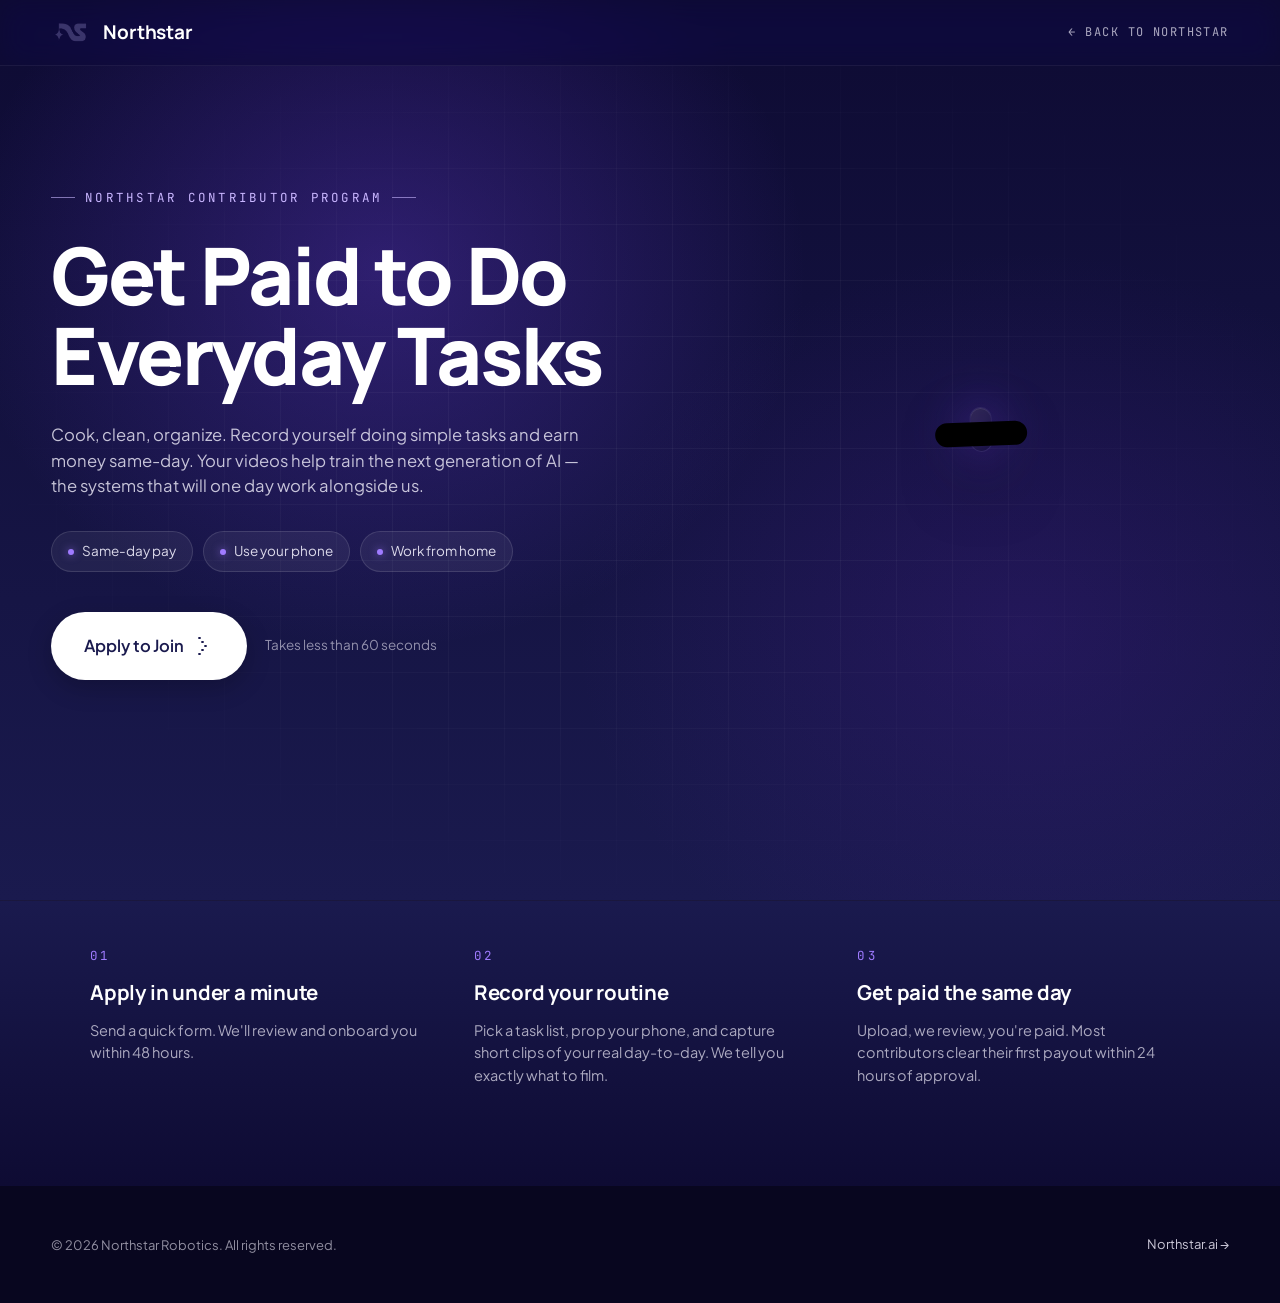
<file: earn/index.html>
<!DOCTYPE html>
<html lang="en">
<head>
  <meta charset="UTF-8" />
  <meta name="viewport" content="width=device-width, initial-scale=1.0" />
  <title>Earn with Northstar — Get Paid to Do Everyday Tasks</title>
  <meta name="description" content="Cook, clean, organize. Record yourself doing everyday tasks and earn money same-day. Your videos help train the next generation of AI." />
  <link rel="icon" type="image/png" href="../assets/logo.png" />
  <link rel="preconnect" href="https://fonts.googleapis.com" />
  <link rel="preconnect" href="https://fonts.gstatic.com" crossorigin />
  <link href="https://fonts.googleapis.com/css2?family=Manrope:wght@400;500;600;700;800&family=Plus+Jakarta+Sans:wght@300;400;500;600;700&family=JetBrains+Mono:wght@400;500&display=swap" rel="stylesheet" />
  <link rel="stylesheet" href="../styles.css" />

  <!-- Earn page — dark theme, scoped to this file -->
  <style>
    body {
      background: #0E0B33;
      color: #ECE9F7;
    }

    /* nav */
    .earn-nav {
      position: fixed;
      inset: 0 0 auto 0;
      z-index: 100;
      padding: 18px 0;
      background: rgba(14, 11, 51, 0.6);
      backdrop-filter: saturate(160%) blur(14px);
      -webkit-backdrop-filter: saturate(160%) blur(14px);
      border-bottom: 1px solid rgba(255, 255, 255, 0.06);
    }
    .earn-nav-inner {
      max-width: 1320px;
      margin: 0 auto;
      padding: 0 clamp(20px, 4vw, 56px);
      display: flex;
      align-items: center;
      justify-content: space-between;
      gap: 24px;
    }
    .earn-nav .nav-logo-text { color: #fff; }
    .earn-nav-back {
      font-family: var(--font-mono);
      font-size: 12px;
      letter-spacing: 0.12em;
      text-transform: uppercase;
      color: rgba(236, 233, 247, 0.7);
      transition: color 0.2s var(--ease-out);
    }
    .earn-nav-back:hover { color: #fff; }

    /* hero */
    .earn-hero {
      min-height: 100vh;
      padding: clamp(120px, 16vw, 180px) clamp(20px, 4vw, 56px) clamp(32px, 4vw, 60px);
      position: relative;
      overflow: hidden;
      background:
        radial-gradient(55% 70% at 30% 30%, rgba(109, 63, 224, 0.32), transparent 60%),
        radial-gradient(50% 60% at 80% 70%, rgba(74, 29, 150, 0.25), transparent 70%),
        linear-gradient(180deg, #0E0B33 0%, #1A1A4E 100%);
    }
    .earn-hero-grid {
      position: absolute;
      inset: 0;
      background-image:
        linear-gradient(rgba(255, 255, 255, 0.04) 1px, transparent 1px),
        linear-gradient(90deg, rgba(255, 255, 255, 0.04) 1px, transparent 1px);
      background-size: 56px 56px;
      mask-image: radial-gradient(ellipse at center, #000 30%, transparent 75%);
      -webkit-mask-image: radial-gradient(ellipse at center, #000 30%, transparent 75%);
      pointer-events: none;
    }
    .earn-hero-inner {
      position: relative;
      z-index: 1;
      max-width: 1320px;
      margin: 0 auto;
      display: grid;
      grid-template-columns: 1.1fr 0.9fr;
      gap: clamp(40px, 6vw, 88px);
      align-items: center;
    }

    /* copy column */
    .earn-eyebrow {
      font-family: var(--font-mono);
      font-size: 12.5px;
      letter-spacing: 0.18em;
      text-transform: uppercase;
      color: #C9B6FF;
      margin: 0 0 28px;
      display: inline-flex;
      align-items: center;
      gap: 10px;
    }
    .earn-eyebrow::before,
    .earn-eyebrow::after {
      content: "";
      width: 24px; height: 1px;
      background: rgba(201, 182, 255, 0.6);
    }
    .earn-title {
      font-family: var(--font-display);
      font-size: clamp(40px, 6.2vw, 84px);
      line-height: 1;
      font-weight: 800;
      letter-spacing: -0.03em;
      color: #fff;
      margin: 0 0 28px;
      text-wrap: balance;
    }
    .earn-pitch {
      font-size: clamp(16px, 1.3vw, 19px);
      line-height: 1.55;
      color: rgba(236, 233, 247, 0.82);
      max-width: 540px;
      margin: 0 0 32px;
    }
    .earn-pills {
      display: flex;
      flex-wrap: wrap;
      gap: 10px;
      margin: 0 0 40px;
    }
    .earn-pill {
      display: inline-flex;
      align-items: center;
      gap: 8px;
      padding: 9px 16px;
      border-radius: 999px;
      background: rgba(255, 255, 255, 0.06);
      border: 1px solid rgba(255, 255, 255, 0.12);
      font-size: 13.5px;
      color: rgba(236, 233, 247, 0.92);
    }
    .earn-pill-dot {
      width: 6px; height: 6px;
      border-radius: 50%;
      background: #9F7BFF;
      box-shadow: 0 0 8px rgba(159, 123, 255, 0.7);
    }
    .earn-cta-row {
      display: flex;
      align-items: center;
      gap: 18px;
      flex-wrap: wrap;
    }
    .earn-cta-note {
      font-size: 13.5px;
      color: rgba(236, 233, 247, 0.58);
    }

    /* phone mockup column */
    .earn-phone-wrap {
      display: flex;
      justify-content: center;
      align-items: center;
    }
    .earn-phone-link {
      display: block;
      text-decoration: none;
      color: inherit;
      transition: transform 0.35s var(--ease-out), filter 0.35s var(--ease-out);
    }
    .earn-phone-link:hover { transform: translateY(-4px); filter: brightness(1.06); }
    .earn-phone-link:focus-visible {
      outline: 2px solid #C9B6FF;
      outline-offset: 18px;
      border-radius: 44px;
    }
    .earn-phone {
      position: relative;
      width: 100%;
      max-width: 300px;
      aspect-ratio: 9 / 19.5;
      border-radius: 38px;
      background: linear-gradient(135deg, #2A2547 0%, #0E0B33 100%);
      box-shadow:
        0 30px 64px rgba(0, 0, 0, 0.55),
        0 0 0 1px rgba(255, 255, 255, 0.08),
        inset 0 1px 0 rgba(255, 255, 255, 0.1);
      padding: 10px;
      transform: rotate(-2deg);
    }
    .earn-phone-notch {
      position: absolute;
      top: 14px; left: 50%;
      transform: translateX(-50%);
      width: 92px; height: 24px;
      background: #000;
      border-radius: 14px;
      z-index: 2;
    }
    .earn-phone-screen {
      position: relative;
      width: 100%; height: 100%;
      border-radius: 30px;
      overflow: hidden;
      background: #000;
    }
    .earn-phone-video {
      width: 100%; height: 100%;
      object-fit: cover;
      display: block;
      border-radius: inherit;
      opacity: 0;
      transition: opacity 0.6s ease;
    }
    .earn-phone-video[data-loaded="true"] { opacity: 1; }
    .earn-phone-ig-tag {
      position: absolute;
      top: 18px; left: 18px;
      z-index: 3;
      display: inline-flex;
      align-items: center;
      gap: 6px;
      padding: 5px 10px;
      border-radius: 999px;
      background: rgba(0, 0, 0, 0.42);
      backdrop-filter: blur(8px);
      -webkit-backdrop-filter: blur(8px);
      font-family: var(--font-mono);
      font-size: 10px;
      letter-spacing: 0.12em;
      text-transform: uppercase;
      color: #fff;
    }
    .earn-phone-ig-tag svg { display: block; }
    .earn-phone-handle {
      position: absolute;
      bottom: 26px; left: 20px;
      font-size: 13.5px;
      font-weight: 600;
      color: rgba(255, 255, 255, 0.95);
      z-index: 3;
      text-shadow: 0 1px 6px rgba(0, 0, 0, 0.6);
    }
    .earn-phone-caption {
      position: absolute;
      bottom: 8px; left: 20px; right: 60px;
      font-size: 12px;
      color: rgba(255, 255, 255, 0.85);
      z-index: 3;
      text-shadow: 0 1px 6px rgba(0, 0, 0, 0.7);
    }
    .earn-phone-actions {
      position: absolute;
      right: 14px;
      bottom: 18px;
      z-index: 3;
      display: flex;
      flex-direction: column;
      align-items: center;
      gap: 14px;
    }
    .earn-phone-action {
      width: 32px; height: 32px;
      border-radius: 50%;
      background: rgba(0, 0, 0, 0.35);
      backdrop-filter: blur(6px);
      -webkit-backdrop-filter: blur(6px);
      display: flex;
      align-items: center;
      justify-content: center;
      color: #fff;
    }
    .earn-phone-action svg { display: block; }
    .earn-phone-glow {
      position: absolute;
      inset: -40px;
      background: radial-gradient(closest-side, rgba(109, 63, 224, 0.35), transparent 70%);
      filter: blur(20px);
      z-index: -1;
      pointer-events: none;
    }

    /* secondary band */
    .earn-band {
      padding: clamp(28px, 3.5vw, 48px) clamp(20px, 4vw, 56px) clamp(60px, 8vw, 100px);
      background: linear-gradient(180deg, #1A1A4E 0%, #0E0B33 100%);
      border-top: 1px solid rgba(255, 255, 255, 0.05);
    }
    .earn-band-inner {
      max-width: 1100px;
      margin: 0 auto;
      display: grid;
      grid-template-columns: repeat(3, 1fr);
      gap: clamp(24px, 4vw, 56px);
    }
    .earn-step-num {
      font-family: var(--font-mono);
      font-size: 12.5px;
      letter-spacing: 0.18em;
      color: #9F7BFF;
      margin: 0 0 12px;
    }
    .earn-step-title {
      font-family: var(--font-display);
      font-size: clamp(18px, 1.6vw, 22px);
      font-weight: 700;
      color: #fff;
      margin: 0 0 10px;
      letter-spacing: -0.01em;
    }
    .earn-step-body {
      font-size: 14.5px;
      color: rgba(236, 233, 247, 0.7);
      line-height: 1.55;
      margin: 0;
    }

    /* footer */
    .earn-footer {
      padding: 48px clamp(20px, 4vw, 56px);
      background: #08061f;
      color: rgba(236, 233, 247, 0.6);
      font-size: 13px;
    }
    .earn-footer-inner {
      max-width: 1320px;
      margin: 0 auto;
      display: flex;
      justify-content: space-between;
      align-items: center;
      gap: 20px;
      flex-wrap: wrap;
    }
    .earn-footer a {
      color: rgba(236, 233, 247, 0.85);
      border-bottom: 1px solid transparent;
      transition: color 0.2s, border-color 0.2s;
    }
    .earn-footer a:hover {
      color: #fff;
      border-bottom-color: rgba(255, 255, 255, 0.4);
    }

    @media (max-width: 880px) {
      .earn-hero-inner { grid-template-columns: 1fr; gap: 56px; }
      .earn-phone { max-width: 260px; transform: none; }
      .earn-band-inner { grid-template-columns: 1fr; gap: 32px; }
    }
  </style>
</head>
<body>

  <nav class="earn-nav" aria-label="Primary">
    <div class="earn-nav-inner">
      <a href="../index.html" class="nav-logo" aria-label="Northstar — home">
        <img src="../assets/logo.png" alt="" class="nav-logo-img" />
        <span class="nav-logo-text">Northstar</span>
      </a>
      <a href="../index.html" class="earn-nav-back">← Back to Northstar</a>
    </div>
  </nav>

  <header class="earn-hero">
    <div class="earn-hero-grid" aria-hidden="true"></div>

    <div class="earn-hero-inner">
      <div class="earn-hero-copy">
        <p class="earn-eyebrow">Northstar Contributor Program</p>
        <h1 class="earn-title">Get Paid to Do<br/>Everyday Tasks</h1>
        <p class="earn-pitch">
          Cook, clean, organize. Record yourself doing simple tasks and earn money same-day. Your videos help train the next generation of AI — the systems that will one day work alongside us.
        </p>
        <div class="earn-pills">
          <span class="earn-pill"><span class="earn-pill-dot"></span>Same-day pay</span>
          <span class="earn-pill"><span class="earn-pill-dot"></span>Use your phone</span>
          <span class="earn-pill"><span class="earn-pill-dot"></span>Work from home</span>
        </div>
        <div class="earn-cta-row">
          <a href="mailto:contributors@northstarrobotics.ai" class="btn btn-on-dark btn-lg">Apply to Join</a>
          <span class="earn-cta-note">Takes less than 60 seconds</span>
        </div>
      </div>

      <div class="earn-phone-wrap">
        <a class="earn-phone-link"
           href="https://www.instagram.com/northstarrobotics.ai/"
           target="_blank"
           rel="noopener noreferrer"
           aria-label="Watch Northstar on Instagram (@northstarrobotics.ai)">
        <div class="earn-phone">
          <div class="earn-phone-glow"></div>
          <div class="earn-phone-notch"></div>
          <div class="earn-phone-screen">
            <video class="earn-phone-video" autoplay muted loop playsinline poster="" data-src="../assets/promo.mp4"></video>
            <span class="earn-phone-ig-tag">
              <svg width="11" height="11" viewBox="0 0 24 24" fill="none" stroke="currentColor" stroke-width="2.4" stroke-linejoin="round">
                <rect x="2.5" y="2.5" width="19" height="19" rx="5.5"/>
                <circle cx="12" cy="12" r="4.5"/>
                <circle cx="17.5" cy="6.5" r="0.4" fill="currentColor"/>
              </svg>
              Reel
            </span>
            <span class="earn-phone-handle">@northstarrobotics.ai</span>
            <span class="earn-phone-caption">Cook · clean · earn. Same-day pay.</span>
            <div class="earn-phone-actions">
              <span class="earn-phone-action" aria-hidden="true">
                <svg width="16" height="16" viewBox="0 0 24 24" fill="none" stroke="currentColor" stroke-width="2" stroke-linejoin="round" stroke-linecap="round">
                  <path d="M20.84 4.61a5.5 5.5 0 0 0-7.78 0L12 5.67l-1.06-1.06a5.5 5.5 0 0 0-7.78 7.78l1.06 1.06L12 21.23l7.78-7.78 1.06-1.06a5.5 5.5 0 0 0 0-7.78z"/>
                </svg>
              </span>
              <span class="earn-phone-action" aria-hidden="true">
                <svg width="16" height="16" viewBox="0 0 24 24" fill="none" stroke="currentColor" stroke-width="2" stroke-linejoin="round" stroke-linecap="round">
                  <path d="M21 11.5a8.38 8.38 0 0 1-.9 3.8 8.5 8.5 0 0 1-7.6 4.7 8.38 8.38 0 0 1-3.8-.9L3 21l1.9-5.7a8.38 8.38 0 0 1-.9-3.8 8.5 8.5 0 0 1 4.7-7.6 8.38 8.38 0 0 1 3.8-.9h.5a8.48 8.48 0 0 1 8 8v.5z"/>
                </svg>
              </span>
              <span class="earn-phone-action" aria-hidden="true">
                <svg width="16" height="16" viewBox="0 0 24 24" fill="none" stroke="currentColor" stroke-width="2" stroke-linejoin="round" stroke-linecap="round">
                  <path d="M4 12v8a2 2 0 0 0 2 2h12a2 2 0 0 0 2-2v-8"/>
                  <polyline points="16 6 12 2 8 6"/>
                  <line x1="12" y1="2" x2="12" y2="15"/>
                </svg>
              </span>
            </div>
          </div>
        </div>
        </a>
      </div>
    </div>
  </header>

  <section class="earn-band">
    <div class="earn-band-inner">
      <div>
        <p class="earn-step-num">01</p>
        <h3 class="earn-step-title">Apply in under a minute</h3>
        <p class="earn-step-body">Send a quick form. We'll review and onboard you within 48 hours.</p>
      </div>
      <div>
        <p class="earn-step-num">02</p>
        <h3 class="earn-step-title">Record your routine</h3>
        <p class="earn-step-body">Pick a task list, prop your phone, and capture short clips of your real day-to-day. We tell you exactly what to film.</p>
      </div>
      <div>
        <p class="earn-step-num">03</p>
        <h3 class="earn-step-title">Get paid the same day</h3>
        <p class="earn-step-body">Upload, we review, you're paid. Most contributors clear their first payout within 24 hours of approval.</p>
      </div>
    </div>
  </section>

  <footer class="earn-footer">
    <div class="earn-footer-inner">
      <span>© 2026 Northstar Robotics. All rights reserved.</span>
      <a href="../index.html">Northstar.ai →</a>
    </div>
  </footer>

  <script src="../main.js"></script>
</body>
</html>
</file>
<file: styles.css>
/* ============================================================
   NORTHSTAR — global styles
   Light theme · deep purple · cinematic
   ============================================================ */

:root {
  /* color */
  --accent: #4A1D96;
  --accent-2: #1A1A4E;
  --accent-deep: #0E0B33;
  --accent-soft: #E9E2FB;
  --accent-glow: rgba(106, 60, 200, 0.32);
  --violet: #6D3FE0;
  --indigo: #3E2BCC;
  --ink: #0F0E1A;
  --ink-2: #2A2738;
  --ink-3: #565269;
  --ink-4: #8E8AA1;
  --line: #E5E2EF;
  --line-2: #EFECF6;
  --bg: #FAFAFB;
  --bg-tint: #F4F2FA;
  --white: #FFFFFF;

  /* type */
  --font-display: "Manrope", "Plus Jakarta Sans", system-ui, sans-serif;
  --font-body: "Plus Jakarta Sans", system-ui, sans-serif;
  --font-mono: "JetBrains Mono", ui-monospace, monospace;

  /* layout */
  --max: 1320px;
  --pad-x: clamp(20px, 4vw, 56px);

  /* motion */
  --ease-out: cubic-bezier(0.2, 0.7, 0.2, 1);
  --ease-snap: cubic-bezier(0.16, 1, 0.3, 1);
}

* { box-sizing: border-box; }
html { scroll-behavior: smooth; }
html, body { margin: 0; padding: 0; }
body {
  font-family: var(--font-body);
  font-size: 16px;
  line-height: 1.55;
  color: var(--ink);
  background: var(--bg);
  -webkit-font-smoothing: antialiased;
  -moz-osx-font-smoothing: grayscale;
  text-rendering: optimizeLegibility;
  overflow-x: hidden;
}
img, video, svg { display: block; max-width: 100%; }
a { color: inherit; text-decoration: none; }
button { font-family: inherit; }

::selection { background: var(--accent); color: #fff; }

/* ============ Reveal animation ============ */
.reveal {
  opacity: 0;
  transform: translateY(28px);
  transition: opacity 0.9s var(--ease-out), transform 0.9s var(--ease-out);
  transition-delay: calc(var(--delay, 0) * 1ms);
}
.reveal.in {
  opacity: 1;
  transform: translateY(0);
}

/* ============ NAV ============ */
.nav {
  position: fixed;
  inset: 0 0 auto 0;
  z-index: 100;
  padding: 18px 0;
  transition: background 0.35s var(--ease-out), backdrop-filter 0.35s var(--ease-out),
              border-color 0.35s var(--ease-out), padding 0.25s var(--ease-out);
  border-bottom: 1px solid transparent;
}
.nav.is-scrolled {
  background: rgba(250, 250, 251, 0.78);
  backdrop-filter: saturate(160%) blur(14px);
  -webkit-backdrop-filter: saturate(160%) blur(14px);
  border-bottom-color: var(--line-2);
  padding: 12px 0;
}
.nav-inner {
  max-width: var(--max);
  margin: 0 auto;
  padding: 0 var(--pad-x);
  display: flex;
  align-items: center;
  justify-content: space-between;
  gap: 24px;
}
.nav-logo {
  display: flex;
  align-items: center;
  gap: 10px;
  font-family: var(--font-display);
  font-weight: 700;
  font-size: 19px;
  letter-spacing: -0.01em;
  color: var(--ink);
}
.nav-logo-img {
  height: 28px;
  width: auto;
}
.nav-logo-text { color: var(--ink); }
.nav-links {
  display: flex;
  align-items: center;
  gap: 30px;
}
.nav-links a {
  font-size: 14.5px;
  font-weight: 500;
  color: var(--ink-2);
  position: relative;
  padding: 6px 0;
}
.nav-links a:hover { color: var(--accent); }
.nav-links a.nav-cta {
  background: var(--ink);
  color: #fff;
  padding: 10px 18px;
  border-radius: 999px;
  transition: background 0.25s var(--ease-out), transform 0.25s var(--ease-out);
}
.nav-links a.nav-cta:hover {
  background: var(--accent);
  color: #fff;
  transform: translateY(-1px);
}
.nav-toggle {
  display: none;
  background: none;
  border: 0;
  cursor: pointer;
  width: 36px; height: 36px;
  flex-direction: column;
  justify-content: center;
  gap: 5px;
  padding: 0;
}
.nav-toggle span {
  display: block;
  width: 22px; height: 2px;
  background: var(--ink);
  margin: 0 auto;
  transition: transform 0.25s var(--ease-out), opacity 0.2s;
}

/* ============ HERO ============ */
.hero {
  position: relative;
  min-height: 100vh;
  display: flex;
  align-items: center;
  justify-content: center;
  text-align: center;
  padding: 120px var(--pad-x);
  overflow: hidden;
  isolation: isolate;
}

.hero-media {
  position: absolute;
  inset: 0;
  z-index: -1;
  overflow: hidden;
}
.hero-video {
  position: absolute;
  inset: 0;
  width: 100%; height: 100%;
  object-fit: cover;
  opacity: 0;
  transition: opacity 0.6s ease;
}
.hero-video[data-loaded="true"] { opacity: 1; }
.hero-media-fallback {
  position: absolute; inset: 0;
  background: linear-gradient(180deg, #FBFAFE 0%, #F4F2FA 100%);
}
.hero-grid {
  position: absolute; inset: 0;
  background-image:
    linear-gradient(rgba(74,29,150,0.06) 1px, transparent 1px),
    linear-gradient(90deg, rgba(74,29,150,0.06) 1px, transparent 1px);
  background-size: 56px 56px;
  mask-image: radial-gradient(ellipse at center, #000 30%, transparent 75%);
  -webkit-mask-image: radial-gradient(ellipse at center, #000 30%, transparent 75%);
}
.hero-blob {
  position: absolute;
  border-radius: 50%;
  filter: blur(70px);
  opacity: 0.55;
  animation: drift 18s ease-in-out infinite;
}
.hero-blob-1 {
  width: 480px; height: 480px;
  left: -120px; top: 10%;
  background: radial-gradient(circle, var(--violet), transparent 70%);
}
.hero-blob-2 {
  width: 520px; height: 520px;
  right: -80px; top: 20%;
  background: radial-gradient(circle, var(--indigo), transparent 70%);
  animation-delay: -6s;
}
.hero-blob-3 {
  width: 380px; height: 380px;
  right: 30%; bottom: -100px;
  background: radial-gradient(circle, var(--accent), transparent 70%);
  animation-delay: -12s;
  opacity: 0.32;
}
@keyframes drift {
  0%, 100% { transform: translate(0,0) scale(1); }
  33%      { transform: translate(40px,-30px) scale(1.08); }
  66%      { transform: translate(-30px,20px) scale(0.95); }
}
.hero-veil {
  position: absolute; inset: 0;
  background:
    linear-gradient(180deg, rgba(111, 111, 227, 0.268) 0%, rgba(250,250,251,0.25) 30%, rgba(250,250,251,0.6) 100%);
}

.hero-hud {
  position: absolute;
  inset: auto var(--pad-x) 32px var(--pad-x);
  display: flex;
  justify-content: space-between;
  align-items: flex-end;
  font-family: var(--font-mono);
  font-size: 11.5px;
  letter-spacing: 0.04em;
  color: var(--ink-3);
  pointer-events: none;
}
.hud-row { display: flex; align-items: center; gap: 10px; }
.hud-dot {
  width: 8px; height: 8px; border-radius: 50%;
  background: #DD3333;
  box-shadow: 0 0 12px rgba(221,51,51,0.7);
  animation: blink 1.4s infinite;
}
@keyframes blink {
  0%, 60% { opacity: 1; }
  70%, 100% { opacity: 0.25; }
}
.hud-text { text-transform: uppercase; }
.hud-tick { opacity: 0.7; }

.hero-inner {
  max-width: var(--max);
  margin: 0 auto;
  width: 100%;
  position: relative;
  display: flex;
  flex-direction: column;
  align-items: center;
}
.hero-title {
  font-family: var(--font-display);
  font-weight: 700;
  font-size: clamp(40px, 7.4vw, 112px);
  line-height: 0.95;
  letter-spacing: -0.035em;
  margin: 0;
  color: var(--ink);
  text-wrap: balance;
}
.hero-title em {
  font-style: italic;
  font-weight: 500;
  background: linear-gradient(115deg, var(--accent) 10%, var(--violet) 50%, var(--indigo) 90%);
  -webkit-background-clip: text;
  background-clip: text;
  color: transparent;
}
/* Sparkle particles under "intelligence." — injected by main.js */
.hero-em-wrap {
  position: relative;
  display: inline-block;
}
.hero-sparkles {
  position: absolute;
  left: -20%;
  right: -20%;
  top: 100%;
  height: 110px;
  pointer-events: none;
  z-index: 0;
  -webkit-mask-image: radial-gradient(ellipse 80% 70% at 50% 50%, #000 30%, transparent 80%);
          mask-image: radial-gradient(ellipse 80% 70% at 50% 50%, #000 30%, transparent 80%);
}
.hero-sparkles canvas {
  position: absolute;
  inset: 0;
  width: 100%;
  height: 100%;
  display: block;
}

/* ============ HERO INTRO (reveal section) ============ */
.hero-intro {
  padding: clamp(80px, 14vw, 160px) var(--pad-x) clamp(60px, 10vw, 120px);
  background: linear-gradient(180deg, #FFFFFF 0%, var(--bg-tint) 100%);
  border-top: 1px solid rgba(74, 29, 150, 0.12);
  border-bottom: 1px solid rgba(74, 29, 150, 0.12);
}
.hero-intro-inner {
  max-width: 760px;
  margin: 0 auto;
  text-align: center;
  display: flex;
  flex-direction: column;
  align-items: center;
}
.hero-intro-eyebrow {
  font-family: var(--font-mono);
  font-size: 12.5px;
  letter-spacing: 0.18em;
  text-transform: uppercase;
  color: var(--accent);
  margin: 0 0 24px;
  display: inline-flex;
  align-items: center;
  gap: 10px;
}

.hero-intro-sub {
  font-size: clamp(18px, 1.8vw, 26px);
  line-height: 1.45;
  color: var(--ink-2);
  margin: 0 0 40px;
  text-wrap: balance;
}
.scatter-text {
  perspective: 600px;
  text-wrap: balance;
}
/* keep each word atomic so the browser can't break inside it
   (each .ch is an inline-block, which would otherwise be a wrap opportunity) */
.scatter-text .word-group {
  display: inline-block;
  white-space: nowrap;
}
.scatter-text .ch {
  display: inline-block;
  will-change: transform, opacity;
  transform: translate3d(var(--tx, 0), 0, 0) rotateX(var(--rx, 0));
  opacity: var(--op, 0.15);
  transform-origin: 50% 50%;
}
/* override the .reveal up-fade for scatter (it manages opacity itself) */
.scatter-text.reveal { opacity: 1; transform: none; transition: none; }

/* Word-by-word scroll opacity reveal */
.word-reveal { text-wrap: balance; }
.word-reveal .word {
  display: inline-block;
  position: relative;
  opacity: var(--op, 0.12);
  will-change: opacity;
}
.hero-intro-cta {
  display: flex;
  flex-wrap: wrap;
  gap: 14px;
  justify-content: center;
}

/* buttons */
.btn {
  display: inline-flex;
  align-items: center;
  gap: 10px;
  padding: 16px 26px;
  border-radius: 999px;
  font-size: 15px;
  font-weight: 600;
  letter-spacing: -0.005em;
  transition: transform 0.25s var(--ease-out), background 0.25s var(--ease-out),
              box-shadow 0.3s var(--ease-out), color 0.25s var(--ease-out);
  border: 1px solid transparent;
  cursor: pointer;
}
.btn-primary,
.btn-on-dark {
  position: relative;
  overflow: hidden;
  isolation: isolate;
  padding: 16px 32px;
  background: linear-gradient(135deg, var(--accent) 0%, var(--accent-2) 100%);
  color: #fff;
  border-color: transparent;
  gap: 0; /* spacing is owned by .btn-inner */
  box-shadow: 0 4px 24px rgba(74, 29, 150, 0.35), inset 0 1px 0 rgba(255,255,255,0.12);
}
.btn-primary:hover,
.btn-on-dark:hover {
  background: linear-gradient(135deg, var(--accent) 0%, var(--accent-2) 100%);
  color: #fff;
  transform: translateY(-2px);
  /* layered glow: tight inner sheen, mid-range halo, soft outer bloom */
  box-shadow:
    0 0 0 1px rgba(255,255,255,0.06),
    inset 0 1px 0 rgba(255,255,255,0.22),
    0 10px 28px rgba(74, 29, 150, 0.55),
    0 0 48px rgba(109, 63, 224, 0.45);
}

/* btn-on-dark variant: white pill with navy text, for use on dark gradient
   backgrounds. Same layered DOM as btn-primary; only the surface differs. */
.btn-on-dark {
  background: #fff;
  color: var(--accent-2);
  box-shadow: 0 8px 24px rgba(0,0,0,0.22), inset 0 -1px 0 rgba(0,0,0,0.04);
}
.btn-on-dark:hover {
  background: #fff;
  color: var(--accent-2);
  box-shadow:
    0 0 0 1px rgba(255,255,255,0.5),
    0 12px 32px rgba(0,0,0,0.28),
    0 0 56px rgba(255,255,255,0.28);
}
.btn-on-dark .btn-bg { background: #fff; }
.btn-on-dark:hover .btn-bg { background: #fff; filter: brightness(1.02); }

/* Layered structure (injected by main.js) */
.btn-bg {
  position: absolute;
  inset: 0;
  z-index: -1;
  background: linear-gradient(135deg, var(--accent) 0%, var(--accent-2) 100%);
  transition: filter 0.3s var(--ease-out), transform 0.4s var(--ease-out);
}
.btn-primary:hover .btn-bg,
.btn-on-dark:hover .btn-bg {
  filter: brightness(1.08);
  transform: scale(1.02);
}
.btn-inner {
  display: inline-flex;
  align-items: center;
  gap: 12px;
  position: relative;
  z-index: 1;
}
.btn-icon-wrap {
  position: relative;
  display: inline-block;
  width: 18px;
  height: 18px;
  flex: 0 0 auto;
}

/* 5-dot arrow — chevron pointing right (static) */
.btn-arrow {
  position: absolute;
  inset: 0;
  display: flex;
  flex-direction: column;
  align-items: center;
  justify-content: center;
  gap: 1.5px;
}
.btn-arrow .dot {
  width: 3px;
  height: 3px;
  border-radius: 50%;
  background: currentColor;
  transform: translateX(calc(var(--index, 0) * -3px));
}
.btn-ghost {
  background: rgba(255,255,255,0.6);
  color: var(--ink);
  border-color: var(--line);
  backdrop-filter: blur(8px);
}
.btn-ghost:hover {
  border-color: var(--accent);
  color: var(--accent);
  transform: translateY(-2px);
}
.btn-ghost-light {
  background: transparent;
  border-color: var(--line);
  color: var(--ink-2);
}
.btn-lg { padding: 20px 32px; font-size: 16.5px; }

.hero-scroll {
  position: absolute;
  bottom: 32px;
  left: 50%;
  transform: translateX(-50%);
  display: flex;
  flex-direction: column;
  align-items: center;
  gap: 10px;
  font-family: var(--font-mono);
  font-size: 11px;
  letter-spacing: 0.18em;
  text-transform: uppercase;
  color: var(--ink-3);
}
.hero-scroll-line {
  width: 1px; height: 44px;
  background: linear-gradient(180deg, var(--ink-3), transparent);
  position: relative;
  overflow: hidden;
}
.hero-scroll-line::after {
  content: "";
  position: absolute;
  inset: 0;
  background: linear-gradient(180deg, var(--accent), transparent);
  animation: scrollPulse 1.8s var(--ease-out) infinite;
}
@keyframes scrollPulse {
  0% { transform: translateY(-100%); }
  100% { transform: translateY(100%); }
}

/* ============ TRUST STRIP ============ */
.trust {
  background: var(--white);
  border-top: 1px solid var(--line);
  border-bottom: 1px solid var(--line);
  padding: 28px var(--pad-x);
}
.trust-inner {
  max-width: var(--max);
  margin: 0 auto;
  display: flex;
  align-items: center;
  gap: 48px;
  flex-wrap: wrap;
}
.trust-label {
  font-family: var(--font-mono);
  font-size: 11.5px;
  letter-spacing: 0.16em;
  text-transform: uppercase;
  color: var(--ink-4);
  margin: 0;
  flex-shrink: 0;
}
.trust-logos {
  display: flex;
  gap: 44px;
  flex-wrap: wrap;
  flex: 1;
  justify-content: space-around;
}
.trust-logo {
  font-family: var(--font-display);
  font-weight: 600;
  letter-spacing: 0.06em;
  font-size: 16px;
  color: var(--ink-3);
  opacity: 0.85;
}

/* ============ SECTION shell ============ */
.section {
  padding: clamp(80px, 12vw, 160px) var(--pad-x);
  position: relative;
}
.section-light { background: var(--white); }
.section-tint  { background: var(--bg-tint); }
.section-dark  {
  background: var(--accent-deep);
  color: #ECE9F7;
}

/* #field video backdrop — translucent footage over the accent-deep base */
#field { overflow: hidden; isolation: isolate; }
#field .section-inner { position: relative; z-index: 1; }
.field-media {
  position: absolute;
  inset: 0;
  z-index: 0;
  overflow: hidden;
  pointer-events: none;
}
.field-video {
  position: absolute;
  inset: 0;
  width: 100%;
  height: 100%;
  object-fit: cover;
  opacity: 0;
  transition: opacity 0.8s ease;
}
.field-video[data-loaded="true"] { opacity: 0.45; }
.field-veil {
  position: absolute;
  inset: 0;
  background: linear-gradient(180deg, rgba(14, 11, 51, 0.35) 0%, rgba(14, 11, 51, 0.55) 100%);
}
.section-deep {
  background: linear-gradient(135deg, var(--accent-2) 0%, var(--accent-deep) 60%, #1d0f4f 100%);
  color: #ECE9F7;
}

.section-inner {
  max-width: var(--max);
  margin: 0 auto;
}

.section-head { max-width: 880px; margin: 0 0 80px; }
.section-label {
  font-family: var(--font-mono);
  font-size: 11.5px;
  letter-spacing: 0.18em;
  text-transform: uppercase;
  color: var(--accent);
  display: inline-flex;
  align-items: center;
  gap: 10px;
  margin: 0 0 24px;
}
.section-label::before {
  content: "";
  width: 24px; height: 1px;
  background: var(--accent);
}
.section-head-dark .section-label { color: #B5A7F0; }
.section-head-dark .section-label::before { background: #B5A7F0; }
.section-label-dark { color: #B5A7F0; }
.section-label-dark::before { background: #B5A7F0; }

.section-title {
  font-family: var(--font-display);
  font-weight: 700;
  font-size: clamp(36px, 5.6vw, 80px);
  line-height: 0.98;
  letter-spacing: -0.03em;
  margin: 0 0 28px;
  text-wrap: balance;
}
.section-desc {
  font-size: clamp(16px, 1.25vw, 19px);
  color: var(--ink-2);
  max-width: 640px;
  line-height: 1.55;
  margin: 0;
}
.section-head-dark .section-desc { color: rgba(236, 233, 247, 0.78); }

/* ============ PIPELINE ============ */
.pipeline {
  list-style: none;
  padding: 0;
  margin: 0;
  display: grid;
  grid-template-columns: repeat(4, 1fr);
  gap: 24px;
  position: relative;
}
.pipeline::before {
  content: "";
  position: absolute;
  top: 64px;
  left: 5%;
  right: 5%;
  height: 1px;
  background: linear-gradient(90deg, transparent 0%, var(--accent) 15%, var(--indigo) 50%, var(--accent) 85%, transparent 100%);
  opacity: 0.4;
  z-index: 0;
}
.pipe-step {
  position: relative;
  background: var(--white);
  border: 1px solid var(--line);
  border-radius: 18px;
  padding: 32px 24px 28px;
  display: flex;
  flex-direction: column;
  gap: 14px;
  transition: transform 0.4s var(--ease-out), box-shadow 0.4s var(--ease-out), border-color 0.4s;
  overflow: hidden;
}
.pipe-step:hover {
  transform: translateY(-4px);
  border-color: var(--accent-soft);
  box-shadow: 0 20px 40px -24px rgba(74,29,150,0.4);
}
.pipe-num {
  font-family: var(--font-mono);
  font-size: 11.5px;
  letter-spacing: 0.16em;
  color: var(--accent);
  background: var(--accent-soft);
  display: inline-block;
  padding: 4px 10px;
  border-radius: 999px;
  align-self: flex-start;
}
.pipe-label {
  font-family: var(--font-display);
  font-weight: 600;
  font-size: 22px;
  letter-spacing: -0.015em;
  color: var(--ink);
}
.pipe-body {
  font-size: 14.5px;
  color: var(--ink-3);
  line-height: 1.55;
}
.pipe-art {
  margin-top: 16px;
  height: 120px;
  border-radius: 12px;
  background: var(--bg-tint);
  border: 1px solid var(--line-2);
  display: flex;
  align-items: center;
  justify-content: center;
  color: var(--accent);
  position: relative;
  overflow: hidden;
}
.pipe-tile {
  width: 100%; height: 100%;
  position: relative;
  display: flex;
  align-items: flex-end;
  justify-content: flex-start;
  padding: 12px;
}
.pipe-stripes {
  position: absolute; inset: 0;
  background-image: repeating-linear-gradient(45deg,
    rgba(74,29,150,0.10) 0,
    rgba(74,29,150,0.10) 1px,
    transparent 1px,
    transparent 12px);
}
.pipe-tag {
  font-family: var(--font-mono);
  font-size: 10.5px;
  letter-spacing: 0.12em;
  color: var(--accent);
  background: #fff;
  padding: 4px 8px;
  border-radius: 4px;
  border: 1px solid var(--accent-soft);
  z-index: 1;
}
.pipe-art-2 svg { width: 80%; height: 80%; }
.stream-rows {
  width: 88%;
  display: flex;
  flex-direction: column;
  gap: 8px;
}
.stream {
  display: flex;
  align-items: center;
  gap: 10px;
  font-family: var(--font-mono);
  font-size: 10.5px;
  letter-spacing: 0.1em;
  color: var(--ink-3);
}
.stream > span:first-child { width: 48px; }
.stream .bar {
  flex: 1; height: 6px;
  border-radius: 3px;
  background: linear-gradient(90deg, var(--accent), var(--violet));
  position: relative;
  overflow: hidden;
}
.stream .bar::after {
  content: "";
  position: absolute; inset: 0;
  background: linear-gradient(90deg, transparent, rgba(255,255,255,0.6), transparent);
  animation: shimmer 2.4s linear infinite;
}
.stream .bar-1 { width: 100%; }
.stream .bar-2 { width: 78%; }
.stream .bar-3 { width: 92%; animation-delay: -0.6s; }
.stream .bar-4 { width: 64%; }
@keyframes shimmer {
  0% { transform: translateX(-100%); }
  100% { transform: translateX(100%); }
}
.pipe-art-4 svg { width: 80%; height: 80%; }

/* ============ INTERACTIVE MODALITIES EXPLORER ============ */
.modex {
  display: grid;
  grid-template-columns: minmax(0, 45fr) minmax(0, 55fr);
  gap: clamp(32px, 5vw, 64px);
  align-items: stretch;
  margin-top: 24px;
}

.modex-list {
  list-style: none;
  padding: 0;
  margin: 0;
  display: flex;
  flex-direction: column;
  align-self: center;
}

.modex-item {
  display: block;
  padding: 24px 6px 24px 38px;
  cursor: pointer;
  position: relative;
  outline: none;
  transition: background 0.3s var(--ease-out);
}
.modex-item:focus-visible { background: rgba(74, 29, 150, 0.04); }

.modex-bar {
  display: block;
  width: 3px;
  position: absolute;
  top: 0;
  bottom: 0;
  left: 6px;
}

/* Continuous track — thin hairline that runs through every item */
.modex-bar::before {
  content: "";
  position: absolute;
  top: 0; bottom: 0;
  left: 1px; right: 1px;
  background: rgba(74, 29, 150, 0.16);
  transition: left 0.3s var(--ease-out), right 0.3s var(--ease-out), background 0.3s var(--ease-out);
}

/* Active item expands the track to the full 3px width with rounded ends */
.modex-item.is-active .modex-bar::before {
  left: 0; right: 0;
  background: rgba(74, 29, 150, 0.18);
  border-radius: 3px;
}

.modex-bar-fill {
  position: absolute;
  left: 0; right: 0; top: 0;
  height: 0;
  background: linear-gradient(180deg, var(--accent) 0%, var(--violet) 100%);
  border-radius: 3px;
}

.modex-item.is-active.is-running .modex-bar-fill {
  animation: modex-bar-grow 4000ms linear forwards;
}

@keyframes modex-bar-grow {
  from { height: 0; }
  to   { height: 100%; }
}

.modex-text { flex: 1; min-width: 0; }

.modex-title {
  font-family: var(--font-display);
  font-weight: 600;
  font-size: 19px;
  letter-spacing: -0.015em;
  color: var(--ink-3);
  margin: 0 0 6px;
  transition: color 0.3s var(--ease-out);
}

.modex-desc {
  font-size: 14.5px;
  color: var(--ink-4);
  line-height: 1.55;
  margin: 0;
  transition: color 0.3s var(--ease-out);
}

.modex-item.is-active .modex-title { color: var(--ink); }
.modex-item.is-active .modex-desc  { color: var(--ink-2); }
.modex-item:hover .modex-title     { color: var(--ink); }

.modex-stage {
  position: relative;
  min-height: 460px;
  overflow: hidden;
}

.modex-stage-bg {
  position: absolute; inset: 0;
  background-image: radial-gradient(rgba(74, 29, 150, 0.13) 1px, transparent 1px);
  background-size: 20px 20px;
  mask-image: radial-gradient(ellipse at center, #000 30%, transparent 80%);
  -webkit-mask-image: radial-gradient(ellipse at center, #000 30%, transparent 80%);
  opacity: 0.65;
  pointer-events: none;
}

.modex-visual {
  position: absolute;
  inset: 0;
  display: flex;
  align-items: center;
  justify-content: center;
  padding: 28px;
  opacity: 0;
  pointer-events: none;
  transition: opacity 200ms var(--ease-out);
}

.modex-visual.is-active {
  opacity: 1;
  pointer-events: auto;
  transition: opacity 300ms var(--ease-out) 100ms;
}

.modex-svg {
  width: 100%;
  height: 100%;
  max-width: 500px;
}

.modex-video {
  width: 100%;
  height: 100%;
  max-width: 500px;
  aspect-ratio: 16 / 9;
  object-fit: cover;
  border-radius: 12px;
  opacity: 0;
  transition: opacity 0.6s ease;
}
.modex-video[data-loaded="true"] { opacity: 1; }

/* Tactile glove — static flat PNG with soft radial shadow */
.modex-glove {
  position: relative;
  width: 100%;
  height: 100%;
  max-width: 500px;
  display: flex;
  align-items: center;
  justify-content: center;
}
.modex-glove-img {
  display: block;
  width: auto;
  height: 100%;
  max-height: 420px;
  max-width: 100%;
  object-fit: contain;
  border-radius: 16px;
}
.modex-glove-shadow {
  position: absolute;
  bottom: 6%;
  left: 50%;
  width: 65%;
  height: 60px;
  pointer-events: none;
  transform: translateX(-50%);
  background: radial-gradient(ellipse at center,
    rgba(74,29,150,0.22) 0%,
    rgba(74,29,150,0.06) 45%,
    transparent 75%);
  filter: blur(10px);
}

.modex-rec circle {
  animation: blink 1.4s infinite;
  transform-box: fill-box;
  transform-origin: center;
}

.modex-dot {
  fill: var(--accent);
  transform-box: fill-box;
  transform-origin: center;
  animation: modex-dot-pulse 2.4s ease-in-out infinite;
}
@keyframes modex-dot-pulse {
  0%, 100% { transform: scale(1);    opacity: 0.7; }
  50%      { transform: scale(1.45); opacity: 1;   }
}

.modex-rings circle {
  transform-box: fill-box;
  transform-origin: center;
  animation: modex-ring 4s ease-in-out infinite;
}
.modex-rings circle:nth-child(2) { animation-delay: -1.3s; }
.modex-rings circle:nth-child(3) { animation-delay: -2.6s; }
@keyframes modex-ring {
  0%, 100% { opacity: 0.2;  }
  50%      { opacity: 0.5; }
}

@media (max-width: 900px) {
  .modex {
    grid-template-columns: 1fr;
    gap: 32px;
  }
  .modex-stage { min-height: 340px; }
}

/* ============ VIDEO SHOWCASE ============ */
.section-dark .section-title { color: #F4F1FB; }
.reels {
  display: grid;
  grid-template-columns: 1.6fr 1fr 1fr;
  gap: 18px;
  margin-top: 32px;
}
.reel {
  display: flex;
  flex-direction: column;
  gap: 18px;
}
.reel-frame {
  position: relative;
  aspect-ratio: 16/10;
  border-radius: 14px;
  overflow: hidden;
  background: #15103a;
  border: 1px solid rgba(180, 165, 230, 0.18);
}
.reel-featured .reel-frame { aspect-ratio: 16/11; }
.reel-video {
  position: absolute; inset: 0;
  width: 100%; height: 100%;
  object-fit: cover;
  z-index: 2;
  opacity: 0;
  transition: opacity 0.5s;
}
.reel-video[data-loaded="true"] { opacity: 1; }
.reel-fallback {
  position: absolute; inset: 0;
  background-size: cover;
  background-position: center;
}
.reel-fallback-1 {
  background:
    radial-gradient(60% 80% at 30% 40%, rgba(255, 220, 180, 0.18), transparent 60%),
    radial-gradient(50% 60% at 80% 60%, rgba(160, 110, 220, 0.25), transparent 60%),
    repeating-linear-gradient(45deg, rgba(255,255,255,0.03) 0 2px, transparent 2px 14px),
    linear-gradient(135deg, #1a0f3d 0%, #2a1860 50%, #3a1f7d 100%);
}
.reel-fallback-2 {
  background:
    radial-gradient(50% 60% at 60% 30%, rgba(255, 200, 140, 0.22), transparent 60%),
    repeating-linear-gradient(45deg, rgba(255,255,255,0.03) 0 2px, transparent 2px 14px),
    linear-gradient(135deg, #2a1245 0%, #1a0f3d 100%);
}
.reel-fallback-3 {
  background:
    radial-gradient(60% 70% at 40% 60%, rgba(140, 100, 220, 0.3), transparent 60%),
    repeating-linear-gradient(45deg, rgba(255,255,255,0.03) 0 2px, transparent 2px 14px),
    linear-gradient(135deg, #14123e 0%, #2c1a5e 100%);
}

.reel-hud {
  position: absolute; inset: 0;
  z-index: 3;
  pointer-events: none;
  font-family: var(--font-mono);
  font-size: 10.5px;
  letter-spacing: 0.1em;
  color: rgba(255,255,255,0.85);
  text-transform: uppercase;
}
.reel-hud > div {
  position: absolute;
  display: flex;
  align-items: center;
  gap: 8px;
  background: rgba(0,0,0,0.32);
  backdrop-filter: blur(8px);
  -webkit-backdrop-filter: blur(8px);
  padding: 6px 10px;
  border-radius: 999px;
}
.reel-hud-tl { top: 14px; left: 14px; }
.reel-hud-tr { top: 14px; right: 14px; }
.reel-hud-bl { bottom: 14px; left: 14px; flex-direction: column; align-items: flex-start; gap: 2px; border-radius: 8px; padding: 8px 12px; }
.reel-hud-br { bottom: 14px; right: 14px; }
.reel-dot {
  width: 8px; height: 8px; border-radius: 50%;
  background: #FF4747;
  box-shadow: 0 0 8px rgba(255,71,71,0.7);
  animation: blink 1.4s infinite;
}
.reel-meta-label {
  font-size: 9px; opacity: 0.6; letter-spacing: 0.15em;
}
.reel-meta-value {
  font-size: 12px; font-weight: 500;
  font-family: var(--font-display);
  letter-spacing: -0.005em;
  text-transform: none;
  color: #fff;
}

.reel-caption { padding: 0 4px; }
.reel-num {
  font-family: var(--font-mono);
  font-size: 10.5px;
  letter-spacing: 0.18em;
  color: #A99BE2;
  display: block;
  margin-bottom: 8px;
}
.reel-caption h3 {
  font-family: var(--font-display);
  font-weight: 600;
  font-size: 19px;
  letter-spacing: -0.015em;
  margin: 0 0 6px;
  color: #F4F1FB;
}
.reel-caption p {
  font-size: 14px;
  color: rgba(236, 233, 247, 0.7);
  margin: 0;
  line-height: 1.5;
}
.reel-featured .reel-caption h3 { font-size: 24px; }

/* ============ ENVIRONMENTS MARQUEE ============ */
.env-section {
  background: var(--bg);
  padding: clamp(80px, 12vw, 140px) 0 clamp(80px, 12vw, 140px);
  overflow: hidden;
}
.env-head {
  max-width: var(--max);
  margin: 0 auto 64px;
  padding: 0 var(--pad-x);
}
.marquee-wrap {
  display: flex;
  flex-direction: column;
  gap: 18px;
  -webkit-mask-image: linear-gradient(90deg, transparent, #000 8%, #000 92%, transparent);
          mask-image: linear-gradient(90deg, transparent, #000 8%, #000 92%, transparent);
}
.marquee { overflow: hidden; }
.marquee-track {
  display: inline-flex;
  gap: 14px;
  white-space: nowrap;
  will-change: transform;
}
.marquee-left  .marquee-track { animation: mq-left 50s linear infinite; }
.marquee-right .marquee-track { animation: mq-right 60s linear infinite; }
@keyframes mq-left {
  0%   { transform: translateX(0); }
  100% { transform: translateX(-50%); }
}
@keyframes mq-right {
  0%   { transform: translateX(-50%); }
  100% { transform: translateX(0); }
}
.mq-tag {
  display: inline-flex;
  align-items: center;
  padding: 14px 26px;
  border-radius: 999px;
  background: #fff;
  border: 1px solid var(--line);
  font-family: var(--font-display);
  font-weight: 500;
  font-size: 17px;
  letter-spacing: -0.01em;
  color: var(--ink-2);
  position: relative;
}
.mq-tag::before {
  content: "";
  position: absolute;
  left: 16px;
  top: 50%;
  width: 5px; height: 5px;
  transform: translateY(-50%);
  background: var(--accent);
  border-radius: 50%;
  opacity: 0;
  transition: opacity 0.2s;
}
.mq-tag:hover {
  border-color: var(--accent);
  color: var(--accent);
  padding-left: 32px;
}
.mq-tag:hover::before { opacity: 1; }

/* ============ STATS ============ */
.stats {
  display: grid;
  grid-template-columns: repeat(4, 1fr);
  gap: 24px;
  margin-top: 24px;
}
.stat {
  padding: 32px 28px;
  border: 1px solid rgba(180, 165, 230, 0.2);
  border-radius: 18px;
  background: rgba(255,255,255,0.03);
  position: relative;
  overflow: hidden;
}
.stat::before {
  content: "";
  position: absolute;
  inset: -1px;
  border-radius: inherit;
  padding: 1px;
  background: linear-gradient(135deg, transparent 0%, rgba(180,165,230,0.4) 100%);
  -webkit-mask: linear-gradient(#000 0 0) content-box, linear-gradient(#000 0 0);
  -webkit-mask-composite: xor;
          mask-composite: exclude;
  pointer-events: none;
}
.stat-num {
  font-family: var(--font-display);
  font-weight: 500;
  font-size: clamp(48px, 6vw, 88px);
  line-height: 1;
  letter-spacing: -0.04em;
  color: #fff;
  background: linear-gradient(180deg, #fff 0%, #B5A7F0 100%);
  -webkit-background-clip: text;
  background-clip: text;
  color: transparent;
  margin-bottom: 14px;
}
.stat-label {
  font-family: var(--font-mono);
  font-size: 11.5px;
  letter-spacing: 0.14em;
  text-transform: uppercase;
  color: rgba(236, 233, 247, 0.7);
}

/* ============ SAMPLE RECORDINGS ============ */
.samples {
  display: grid;
  grid-template-columns: repeat(3, 1fr);
  gap: clamp(20px, 2.5vw, 32px);
}
.sample {
  display: flex;
  flex-direction: column;
  gap: 18px;
}
.sample-frame {
  position: relative;
  aspect-ratio: 16 / 10;
  border-radius: 14px;
  overflow: hidden;
  background: rgba(255, 255, 255, 0.04);
  border: 1px solid rgba(255, 255, 255, 0.08);
}
.sample-video {
  position: absolute;
  inset: 0;
  width: 100%; height: 100%;
  object-fit: cover;
  display: block;
  border-radius: inherit;
  opacity: 0;
  transition: opacity 0.6s ease;
}
.sample-video[data-loaded="true"] { opacity: 1; }
.sample-hud {
  position: absolute;
  top: 12px; left: 12px; right: 12px;
  display: flex;
  justify-content: space-between;
  pointer-events: none;
  z-index: 2;
}
.sample-rec, .sample-tag {
  display: inline-flex;
  align-items: center;
  gap: 6px;
  padding: 4px 9px;
  border-radius: 999px;
  background: rgba(0, 0, 0, 0.45);
  backdrop-filter: blur(8px);
  -webkit-backdrop-filter: blur(8px);
  font-family: var(--font-mono);
  font-size: 10px;
  letter-spacing: 0.18em;
  text-transform: uppercase;
  color: rgba(255, 255, 255, 0.85);
}
.sample-rec { color: #fff; }
.sample-rec-dot {
  width: 6px; height: 6px;
  border-radius: 50%;
  background: #DD3333;
  box-shadow: 0 0 6px rgba(221, 51, 51, 0.7);
  animation: blink 1.4s infinite;
}
.sample-caption {
  display: flex;
  flex-direction: column;
  gap: 4px;
}
.sample-num {
  font-family: var(--font-mono);
  font-size: 11px;
  letter-spacing: 0.18em;
  color: rgba(236, 233, 247, 0.5);
  text-transform: uppercase;
}
.sample-title {
  font-family: var(--font-display);
  font-size: 18px;
  font-weight: 600;
  color: #F4F1FB;
  letter-spacing: -0.01em;
  margin: 0;
}

/* ============ EARN ============ */
.earn-split {
  display: grid;
  grid-template-columns: 1fr 1fr;
  gap: 80px;
  align-items: center;
}
.earn-copy .section-title { font-size: clamp(34px, 4.6vw, 64px); }
.earn-list {
  list-style: none;
  padding: 0;
  margin: 32px 0;
  display: flex;
  flex-direction: column;
  gap: 12px;
}
.earn-list li {
  font-size: 16px;
  color: var(--ink-2);
  display: flex;
  align-items: center;
  gap: 12px;
}
.earn-tick {
  width: 22px; height: 22px;
  border-radius: 50%;
  background: var(--accent-soft);
  color: var(--accent);
  font-size: 12px;
  font-weight: 700;
  display: inline-flex;
  align-items: center;
  justify-content: center;
}
.earn-cta { display: flex; gap: 12px; flex-wrap: wrap; }

.earn-visual {
  aspect-ratio: 1/1;
  border-radius: 28px;
  background: linear-gradient(135deg, #efeafb 0%, #d6c8f3 50%, #b69dec 100%);
  padding: 36px;
  position: relative;
  overflow: hidden;
  display: flex;
  flex-direction: column;
  justify-content: space-between;
}
.earn-card {
  width: 100%; height: 100%;
  display: flex;
  flex-direction: column;
  justify-content: space-between;
  position: relative;
  z-index: 1;
}
.earn-card-stripes {
  position: absolute; inset: -36px;
  background:
    repeating-linear-gradient(45deg, rgba(74,29,150,0.06) 0 1px, transparent 1px 16px);
  pointer-events: none;
}
.earn-card-tag {
  align-self: flex-start;
  font-family: var(--font-mono);
  font-size: 10.5px;
  letter-spacing: 0.12em;
  color: var(--accent);
  background: rgba(255,255,255,0.7);
  padding: 6px 10px;
  border-radius: 999px;
  backdrop-filter: blur(8px);
  position: relative;
  z-index: 2;
}
.earn-card-meta {
  position: relative;
  z-index: 2;
  display: grid;
  grid-template-columns: repeat(2, 1fr);
  gap: 16px;
  padding: 22px;
  background: rgba(255,255,255,0.55);
  backdrop-filter: blur(12px);
  border: 1px solid rgba(255,255,255,0.5);
  border-radius: 16px;
}
.earn-card-meta > div {
  display: flex;
  flex-direction: column;
  gap: 4px;
}
.earn-card-meta span {
  font-family: var(--font-mono);
  font-size: 10.5px;
  letter-spacing: 0.12em;
  color: var(--accent);
  text-transform: uppercase;
}
.earn-card-meta b {
  font-family: var(--font-display);
  font-weight: 600;
  font-size: 22px;
  color: var(--accent-deep);
  letter-spacing: -0.015em;
}
.earn-card-pulse {
  position: absolute;
  bottom: 36px; right: 36px;
  display: flex;
  gap: 6px;
  z-index: 2;
}
.earn-card-pulse span {
  width: 10px; height: 10px;
  border-radius: 50%;
  background: var(--accent);
  animation: pulseDot 1.4s ease-in-out infinite;
}
.earn-card-pulse span:nth-child(2) { animation-delay: -0.3s; }
.earn-card-pulse span:nth-child(3) { animation-delay: -0.6s; }
@keyframes pulseDot {
  0%, 100% { opacity: 0.3; transform: scale(0.85); }
  50%      { opacity: 1;   transform: scale(1.05); }
}

/* ============ CTA ============ */
.section-cta {
  background:
    radial-gradient(60% 80% at 50% 30%, rgba(74, 29, 150, 0.09), transparent 65%),
    linear-gradient(180deg, #FFFFFF 0%, var(--bg-tint) 100%);
  color: var(--ink);
  text-align: center;
  padding-block: clamp(120px, 16vw, 200px);
  position: relative;
  overflow: hidden;
}
.section-cta::before {
  content: "";
  position: absolute;
  inset: 0;
  background-image:
    linear-gradient(rgba(74, 29, 150, 0.05) 1px, transparent 1px),
    linear-gradient(90deg, rgba(74, 29, 150, 0.05) 1px, transparent 1px);
  background-size: 56px 56px;
  mask-image: radial-gradient(ellipse at center, #000 30%, transparent 75%);
  -webkit-mask-image: radial-gradient(ellipse at center, #000 30%, transparent 75%);
  pointer-events: none;
}
.cta-inner {
  position: relative;
  z-index: 1;
  display: flex;
  flex-direction: column;
  align-items: center;
}
.cta-title {
  font-family: var(--font-display);
  font-weight: 700;
  font-size: clamp(40px, 7vw, 104px);
  line-height: 0.95;
  letter-spacing: -0.035em;
  margin: 0 0 28px;
  text-wrap: balance;
}
.cta-sub {
  font-size: clamp(16px, 1.4vw, 20px);
  color: var(--ink-3);
  max-width: 620px;
  margin: 0 0 40px;
}
.cta-actions {
  display: flex;
  align-items: center;
  gap: 24px;
  flex-wrap: wrap;
  justify-content: center;
}
.cta-note {
  font-size: 13.5px;
  color: var(--ink-4);
  margin: 22px 0 0;
}
.cta-email {
  font-family: var(--font-mono);
  font-size: 13px;
  color: var(--accent);
  border-bottom: 1px solid rgba(74, 29, 150, 0.3);
  padding-bottom: 1px;
}
.cta-email:hover { color: var(--accent-2); border-bottom-color: var(--accent-2); }

/* ============ FOOTER ============ */
.footer {
  background: var(--white);
  border-top: 1px solid var(--line);
  padding: 48px var(--pad-x);
}
.footer-inner {
  max-width: var(--max);
  margin: 0 auto;
  display: flex;
  align-items: center;
  justify-content: space-between;
  gap: 32px;
  flex-wrap: wrap;
}
.footer-brand {
  display: flex;
  align-items: center;
  gap: 10px;
  font-family: var(--font-display);
  font-weight: 700;
  font-size: 17px;
}
.footer-logo { height: 24px; width: auto; }
.footer-links {
  display: flex;
  gap: 28px;
}
.footer-links a {
  font-size: 14px;
  color: var(--ink-3);
}
.footer-links a:hover { color: var(--accent); }
.footer-copy {
  font-size: 13px;
  color: var(--ink-4);
  margin: 0;
}

/* ============ TWEAKS PANEL ============ */
#tweaks {
  position: fixed;
  bottom: 24px; right: 24px;
  z-index: 1000;
  background: rgba(255,255,255,0.94);
  backdrop-filter: blur(14px);
  border: 1px solid var(--line);
  border-radius: 16px;
  padding: 18px;
  width: 260px;
  font-family: var(--font-body);
  font-size: 13px;
  box-shadow: 0 24px 60px -20px rgba(15,14,26,0.25);
  display: none;
}
#tweaks.is-open { display: block; }
.tweaks-head {
  display: flex; align-items: center; justify-content: space-between;
  margin-bottom: 14px;
}
.tweaks-title {
  font-family: var(--font-display);
  font-weight: 600;
  font-size: 15px;
  letter-spacing: -0.01em;
}
.tweaks-close {
  background: none;
  border: 0;
  cursor: pointer;
  color: var(--ink-3);
  font-size: 18px;
  width: 24px; height: 24px;
  display: inline-flex;
  align-items: center;
  justify-content: center;
}
.tweak-row {
  margin-bottom: 14px;
}
.tweak-row:last-child { margin-bottom: 0; }
.tweak-label {
  font-family: var(--font-mono);
  font-size: 10.5px;
  letter-spacing: 0.12em;
  text-transform: uppercase;
  color: var(--ink-4);
  margin-bottom: 8px;
}
.tweak-swatches {
  display: flex;
  gap: 8px;
}
.tweak-swatch {
  width: 28px; height: 28px;
  border-radius: 50%;
  cursor: pointer;
  border: 2px solid transparent;
  transition: transform 0.2s, border-color 0.2s;
}
.tweak-swatch:hover { transform: scale(1.1); }
.tweak-swatch[aria-pressed="true"] {
  border-color: var(--ink);
  transform: scale(1.05);
}
.tweak-radio {
  display: grid;
  grid-template-columns: 1fr 1fr;
  gap: 4px;
  background: var(--bg-tint);
  padding: 3px;
  border-radius: 10px;
}
.tweak-radio button {
  border: 0;
  background: transparent;
  padding: 7px 10px;
  font-size: 12.5px;
  border-radius: 7px;
  cursor: pointer;
  font-family: inherit;
  color: var(--ink-2);
  transition: background 0.2s, color 0.2s;
}
.tweak-radio button[aria-pressed="true"] {
  background: #fff;
  color: var(--ink);
  box-shadow: 0 1px 3px rgba(0,0,0,0.08);
}

/* ============ RESPONSIVE ============ */
@media (max-width: 1100px) {
  .pipeline { grid-template-columns: repeat(2, 1fr); }
  .pipeline::before { display: none; }
  .reels { grid-template-columns: 1fr 1fr; }
  .reel-featured { grid-column: 1 / -1; }
  .stats { grid-template-columns: repeat(2, 1fr); }
  .samples { grid-template-columns: repeat(2, 1fr); }
  .earn-split { grid-template-columns: 1fr; gap: 56px; }
  .earn-visual { max-width: 480px; aspect-ratio: 4/5; }
}
@media (max-width: 720px) {
  .nav-toggle { display: flex; }
  .nav-links {
    position: absolute;
    top: 100%; left: 0; right: 0;
    background: rgba(255,255,255,0.96);
    backdrop-filter: blur(14px);
    flex-direction: column;
    align-items: stretch;
    gap: 0;
    padding: 16px 24px 24px;
    border-bottom: 1px solid var(--line);
    transform: translateY(-12px);
    opacity: 0;
    pointer-events: none;
    transition: opacity 0.25s, transform 0.25s;
  }
  .nav-links.is-open {
    opacity: 1;
    transform: translateY(0);
    pointer-events: auto;
  }
  .nav-links a {
    padding: 14px 0;
    border-bottom: 1px solid var(--line-2);
  }
  .nav-links a.nav-cta { border-bottom: 0; margin-top: 8px; }
  .hero { padding-top: 110px; padding-bottom: 100px; }
  .pipeline { grid-template-columns: 1fr; }
  .reels { grid-template-columns: 1fr; }
  .stats { grid-template-columns: 1fr 1fr; }
  .samples { grid-template-columns: 1fr; }
  .trust-inner { gap: 20px; }
  .trust-logos { gap: 24px; }
  .trust-logo { font-size: 14px; }
  .footer-inner { flex-direction: column; align-items: flex-start; gap: 16px; }
  #tweaks { right: 12px; bottom: 12px; width: calc(100% - 24px); max-width: 280px; }
}

@media (prefers-reduced-motion: reduce) {
  *, *::before, *::after {
    animation-duration: 0.001s !important;
    transition-duration: 0.001s !important;
  }
  .reveal { opacity: 1; transform: none; }
}
</file>
